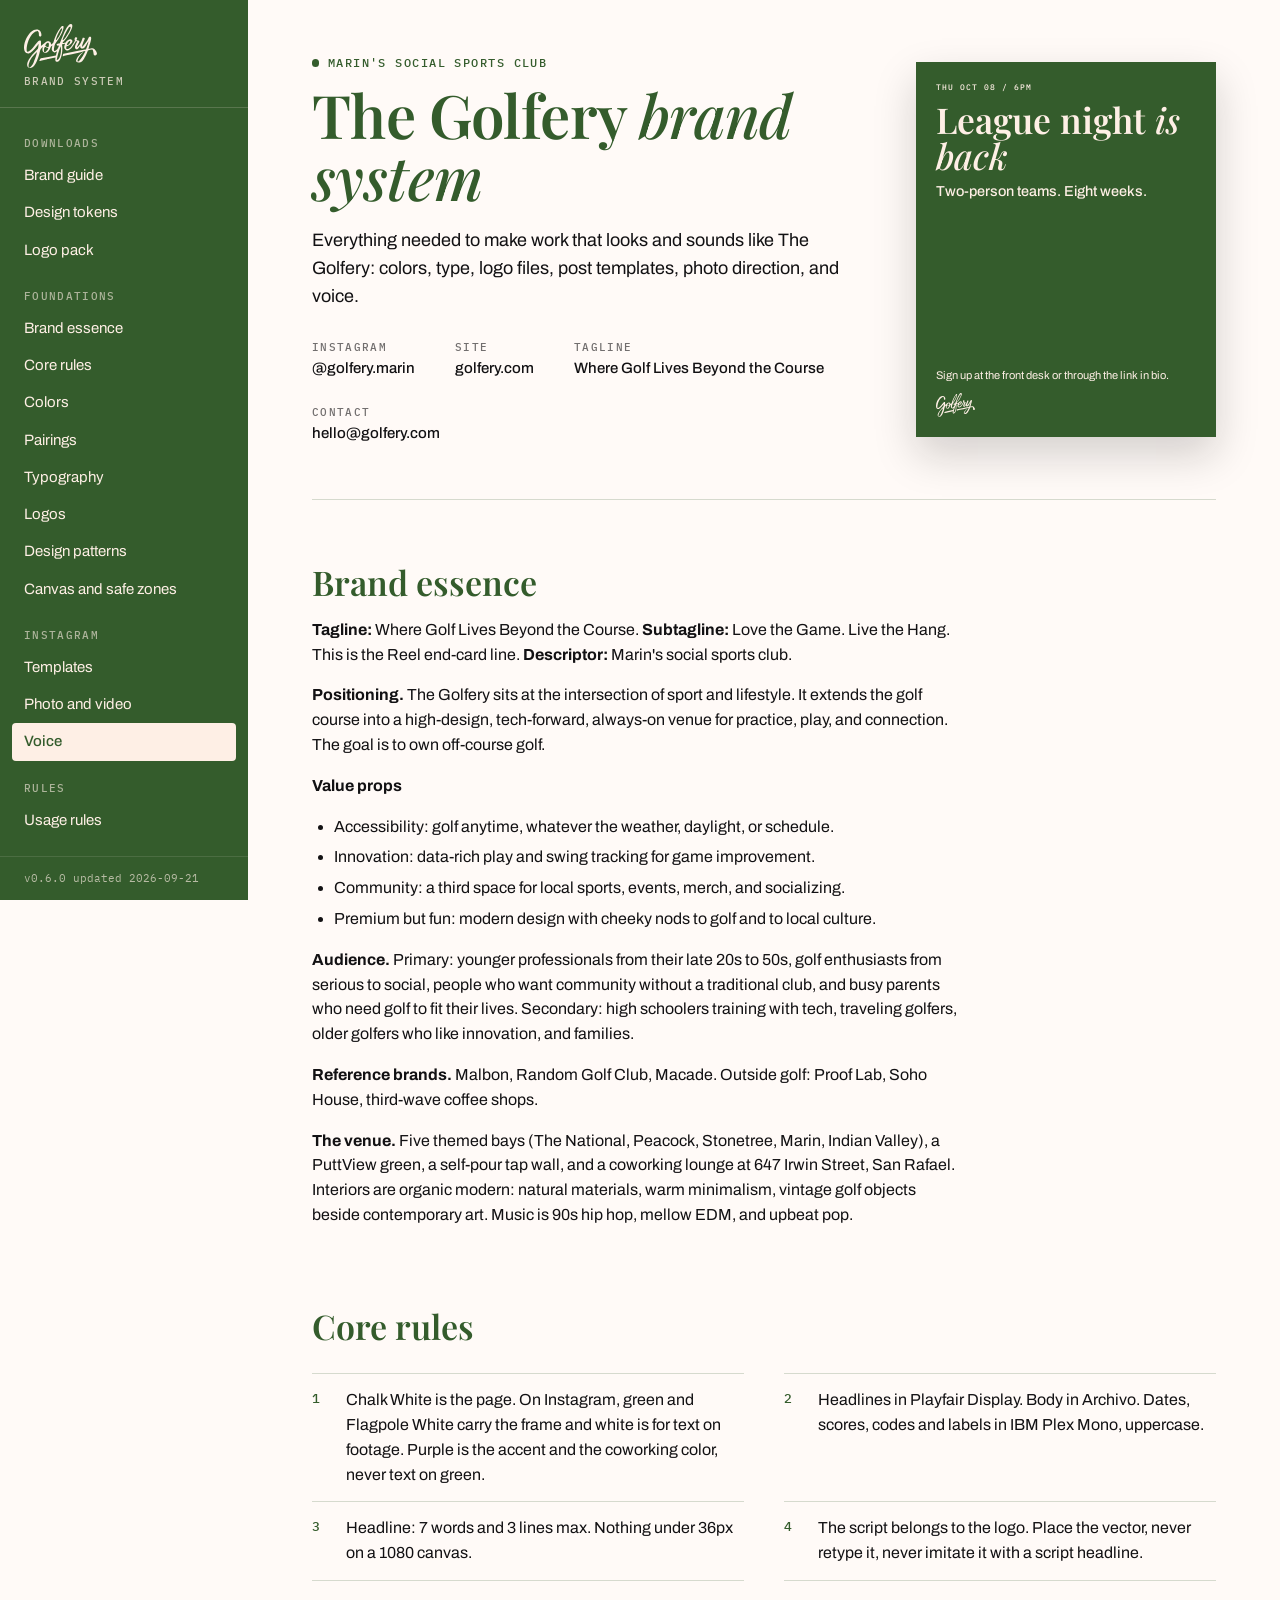
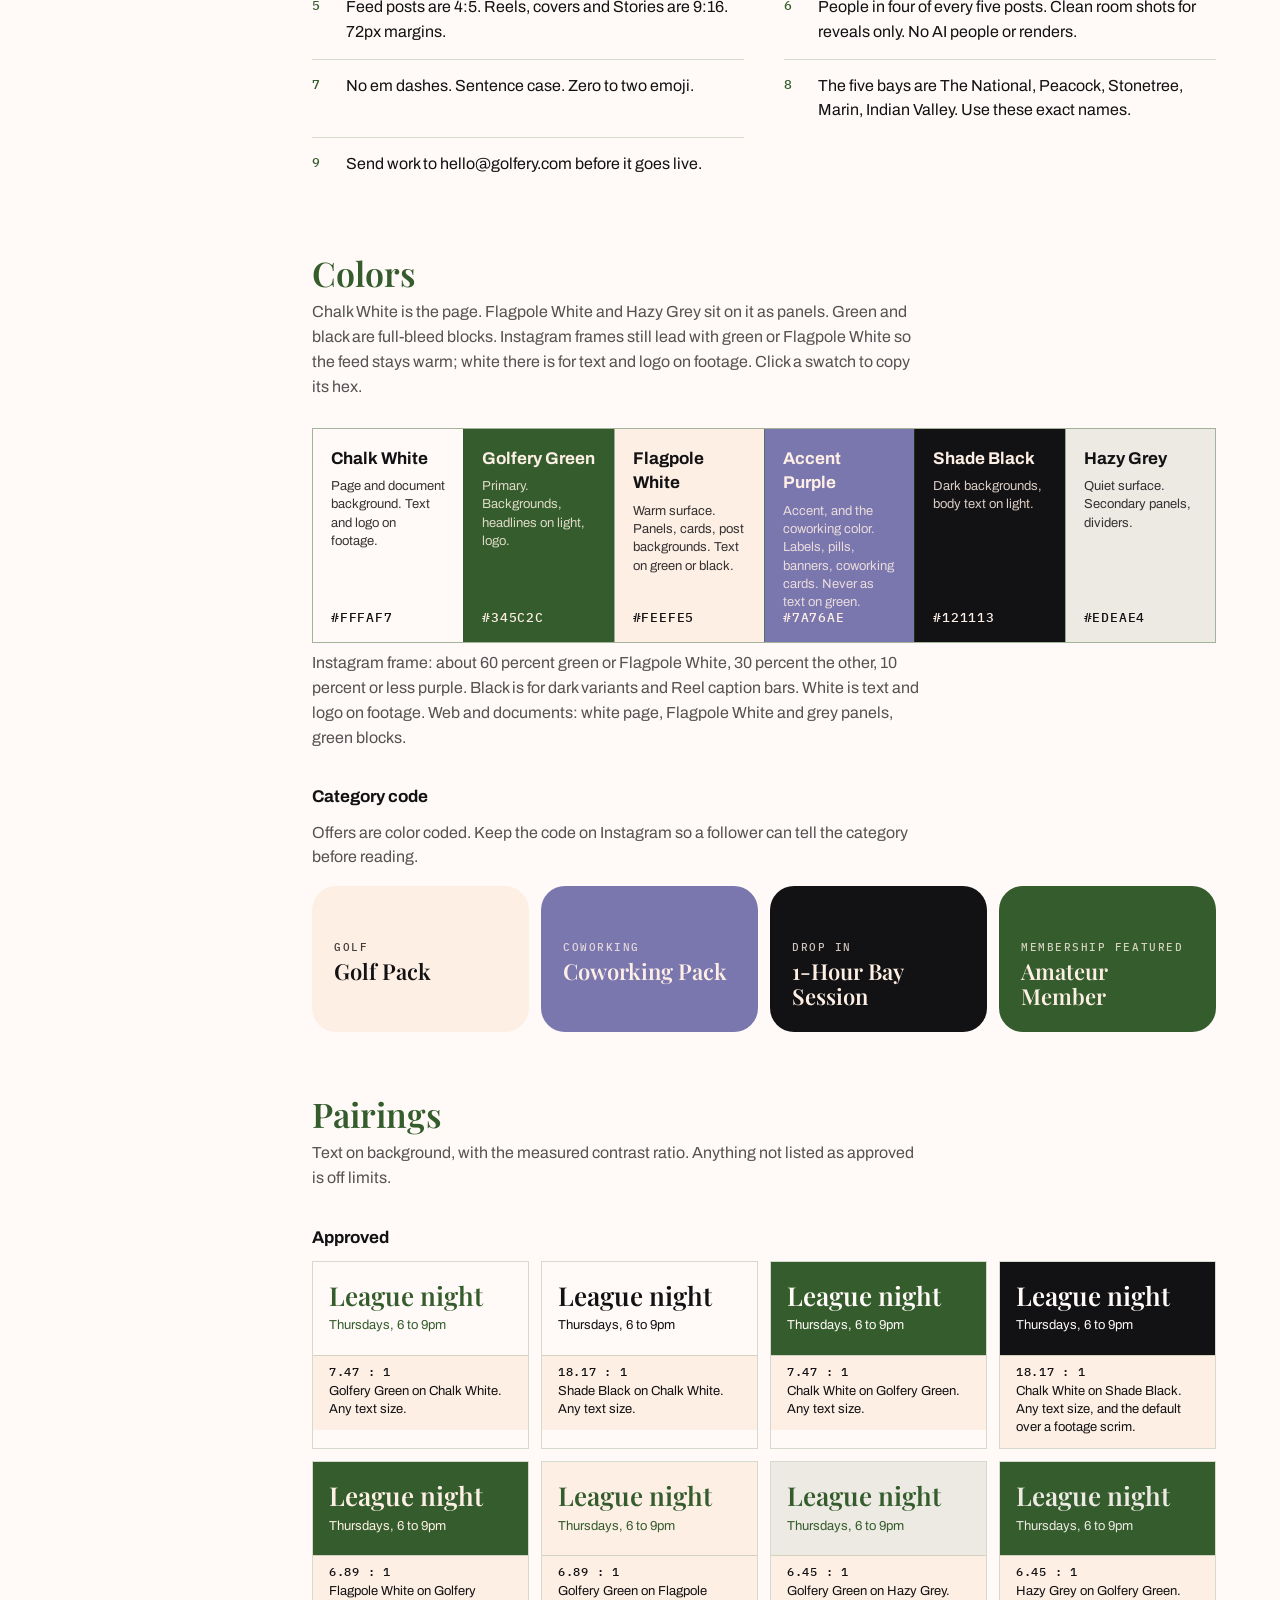
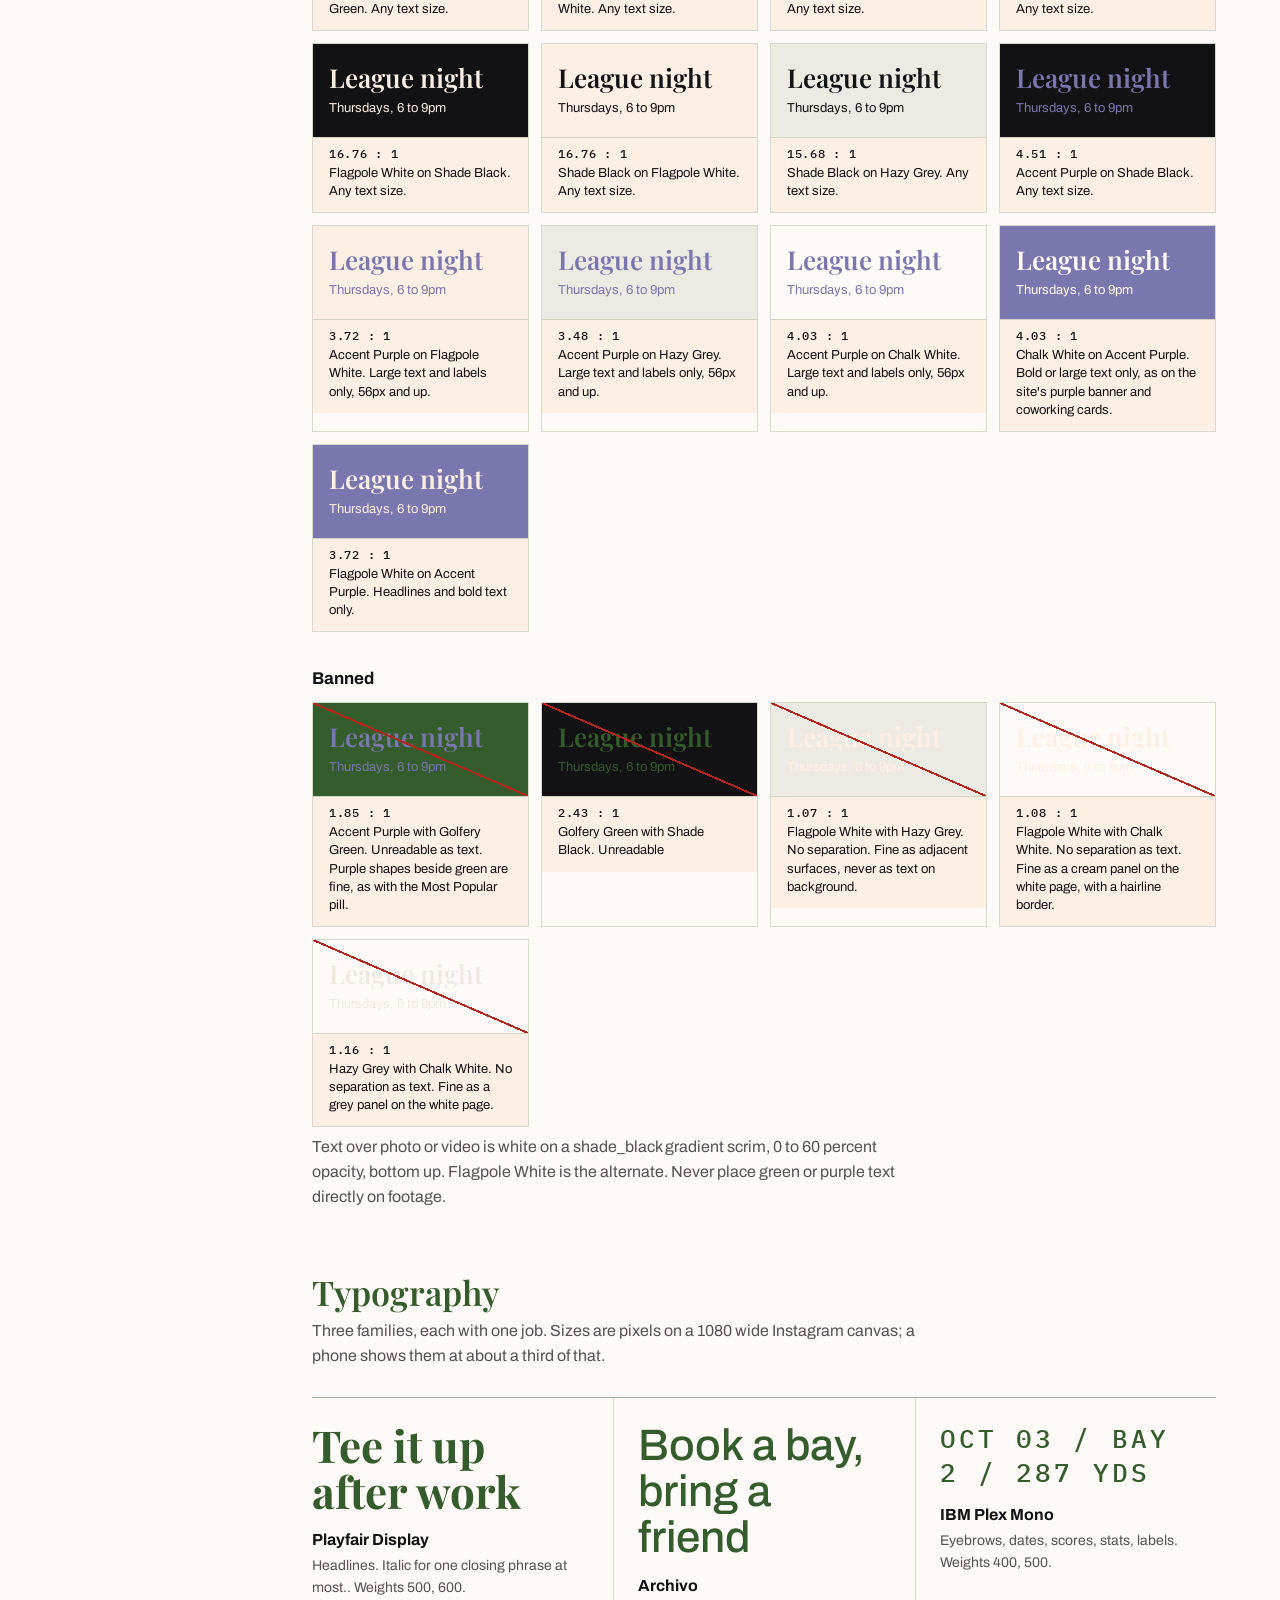
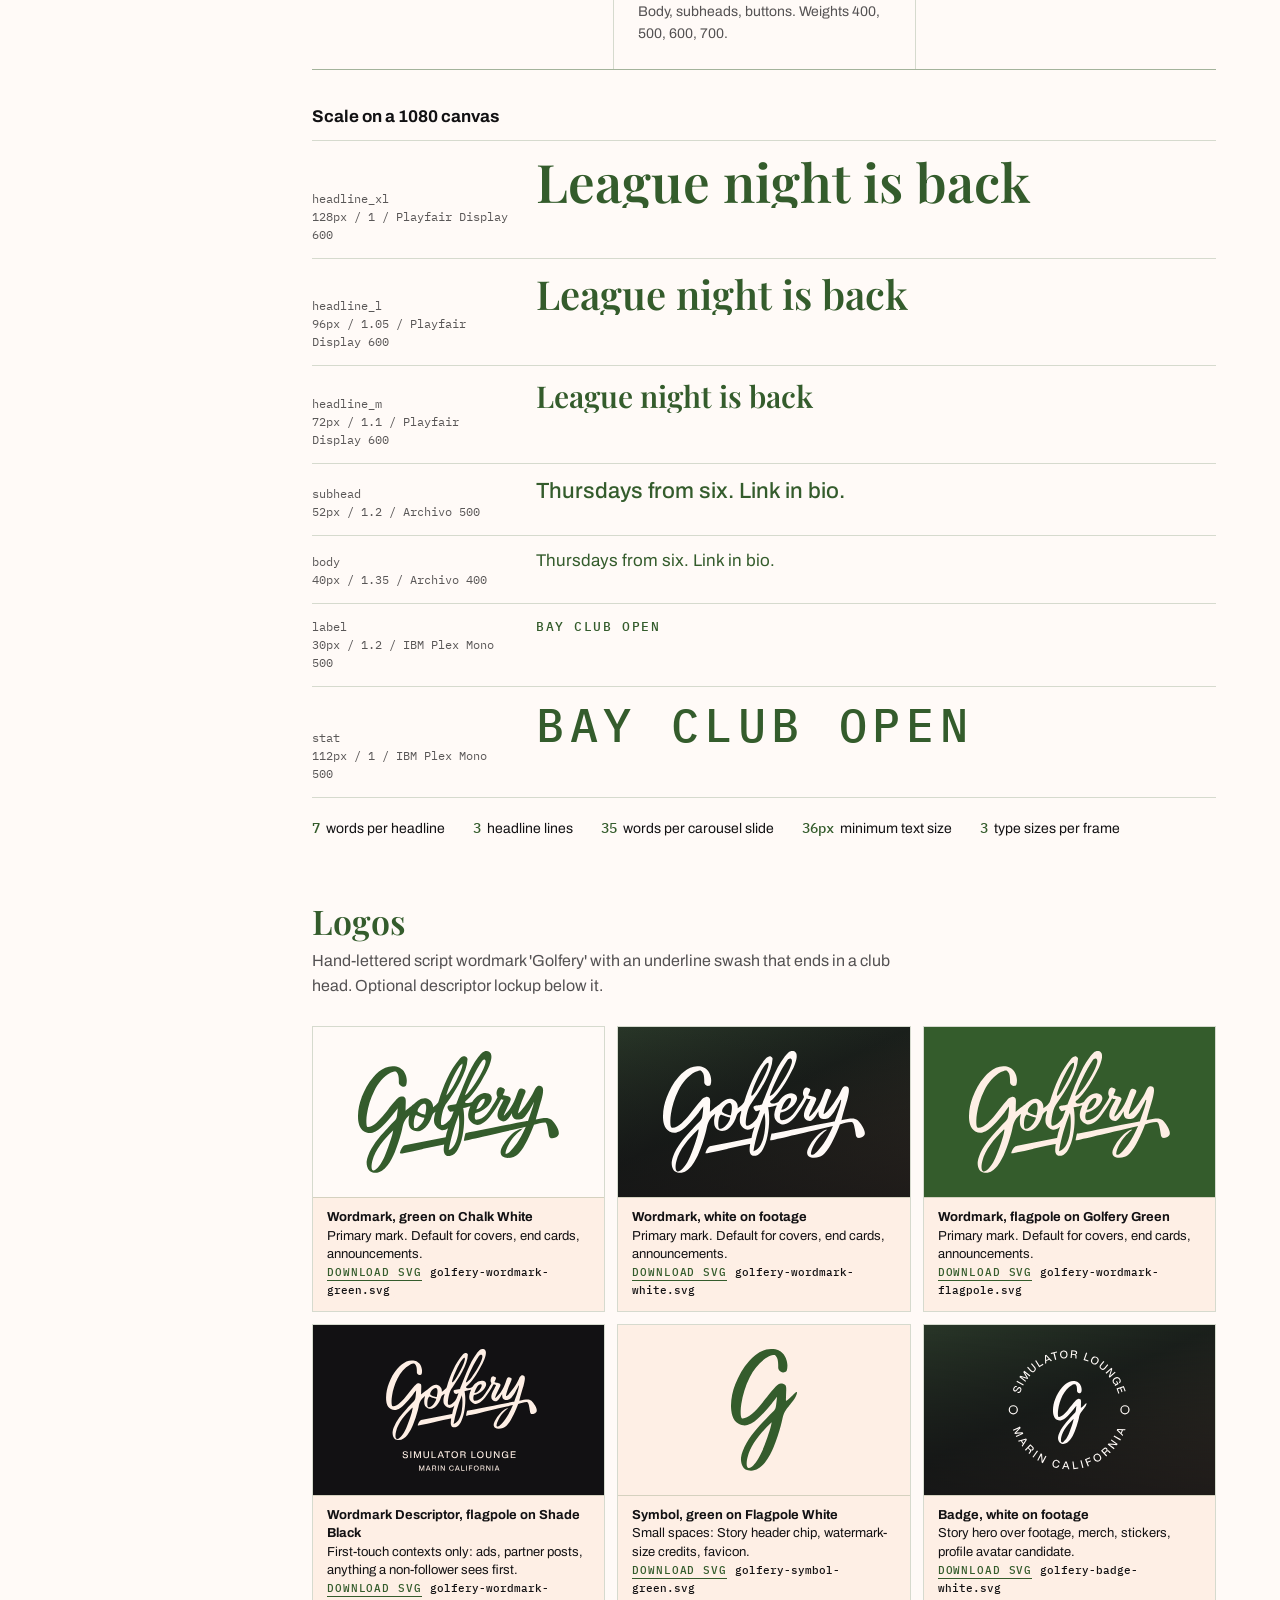
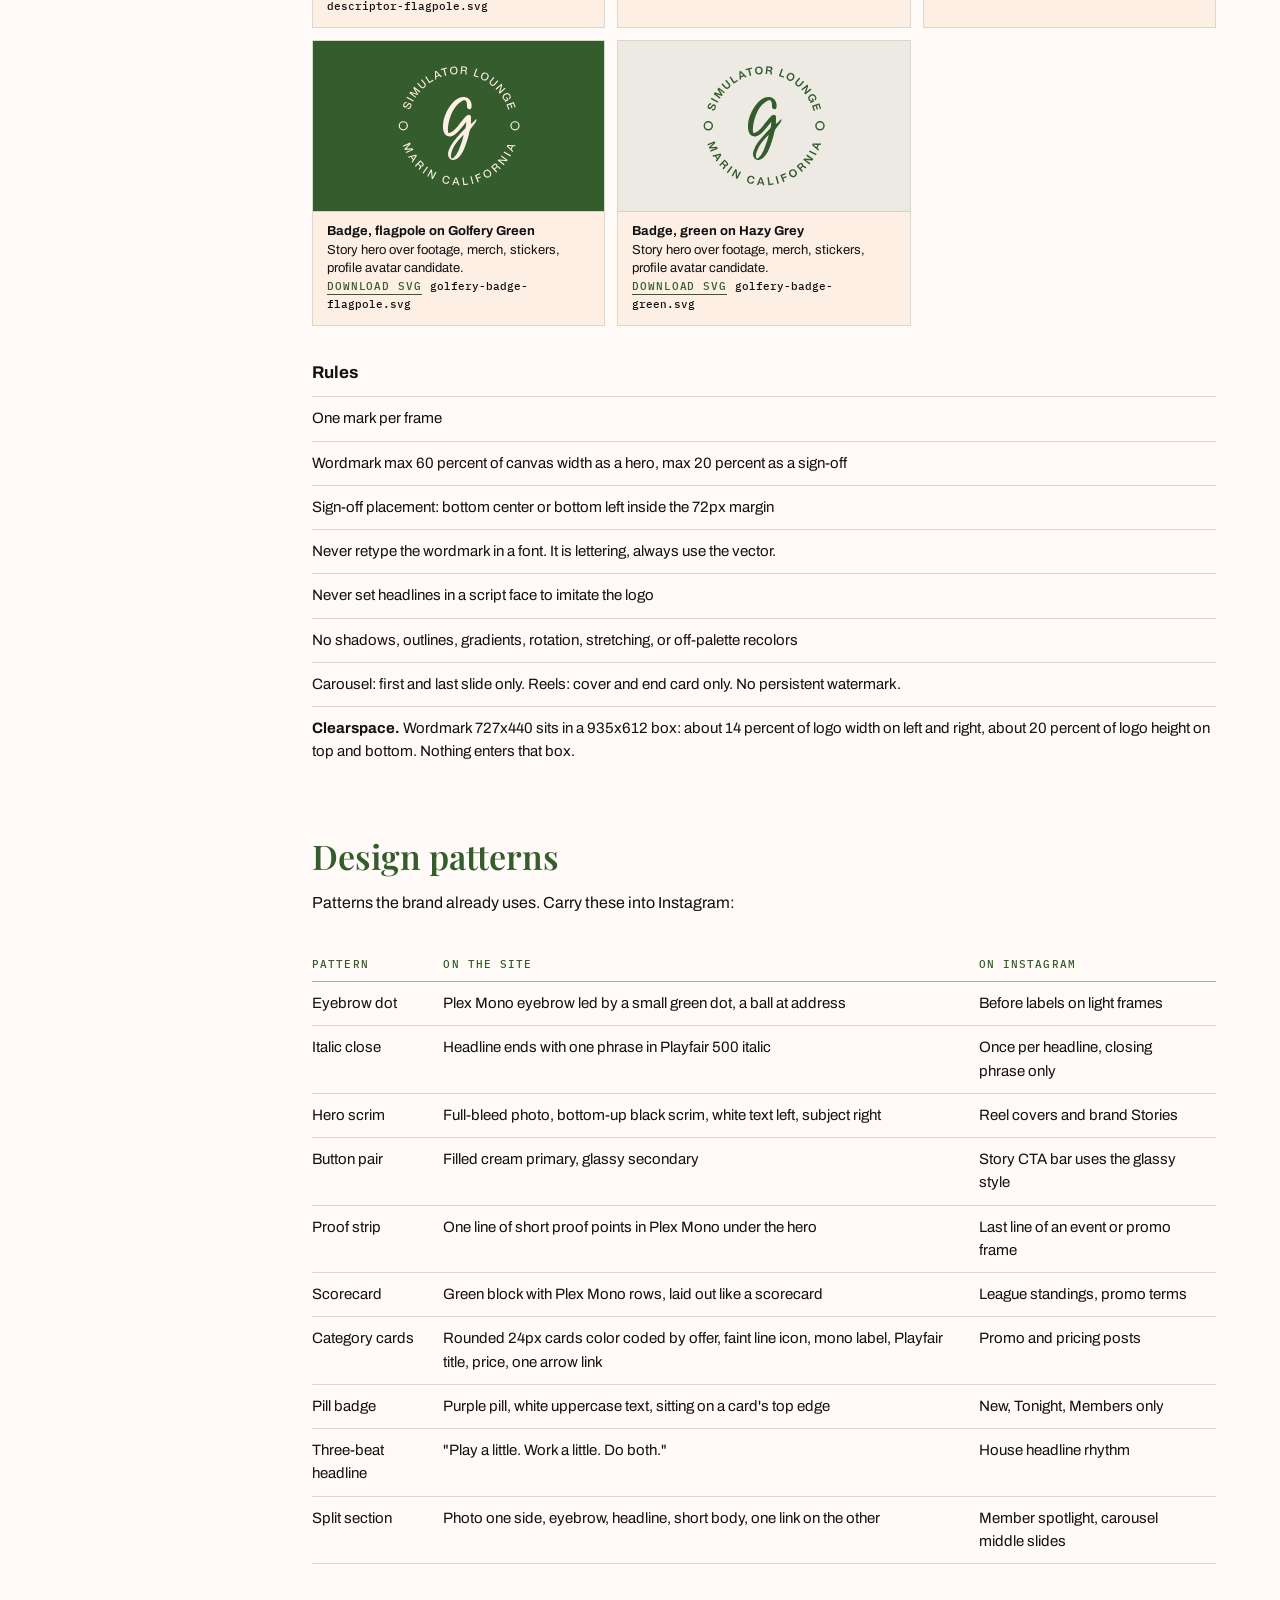
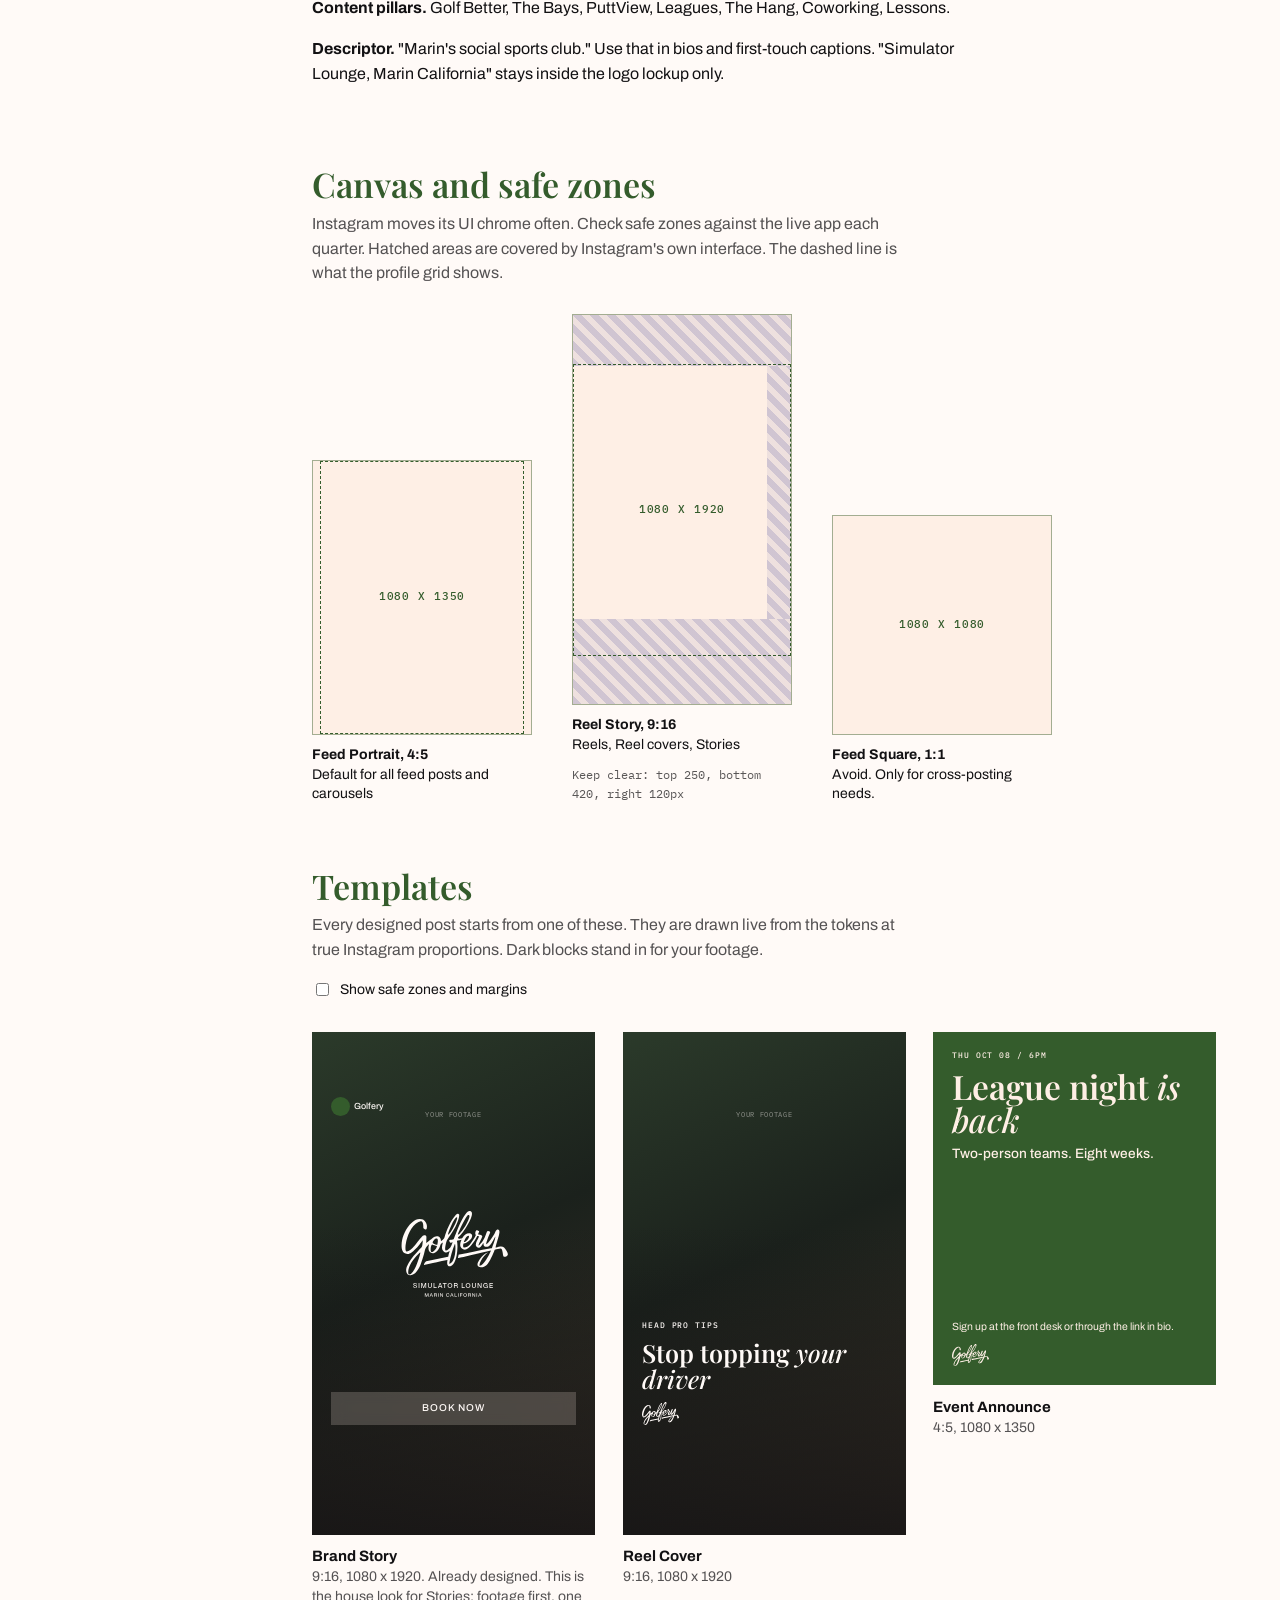
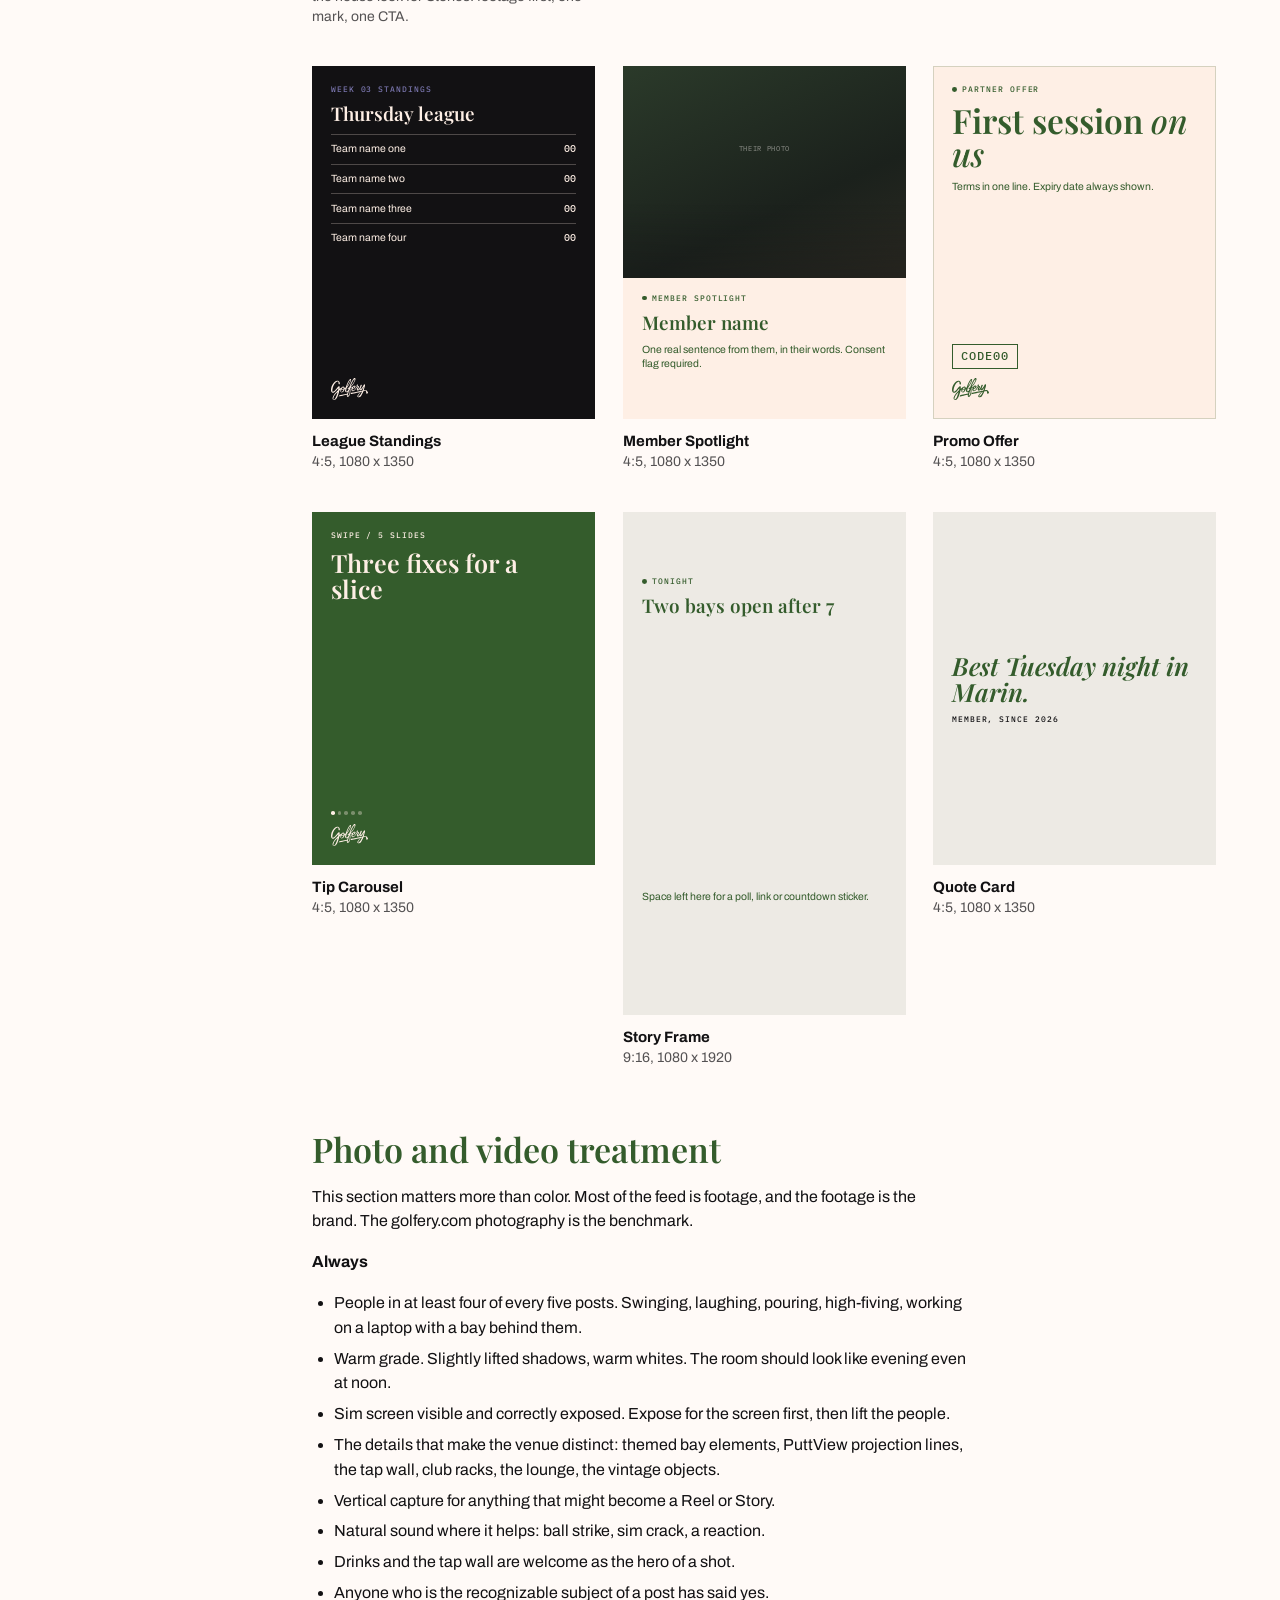
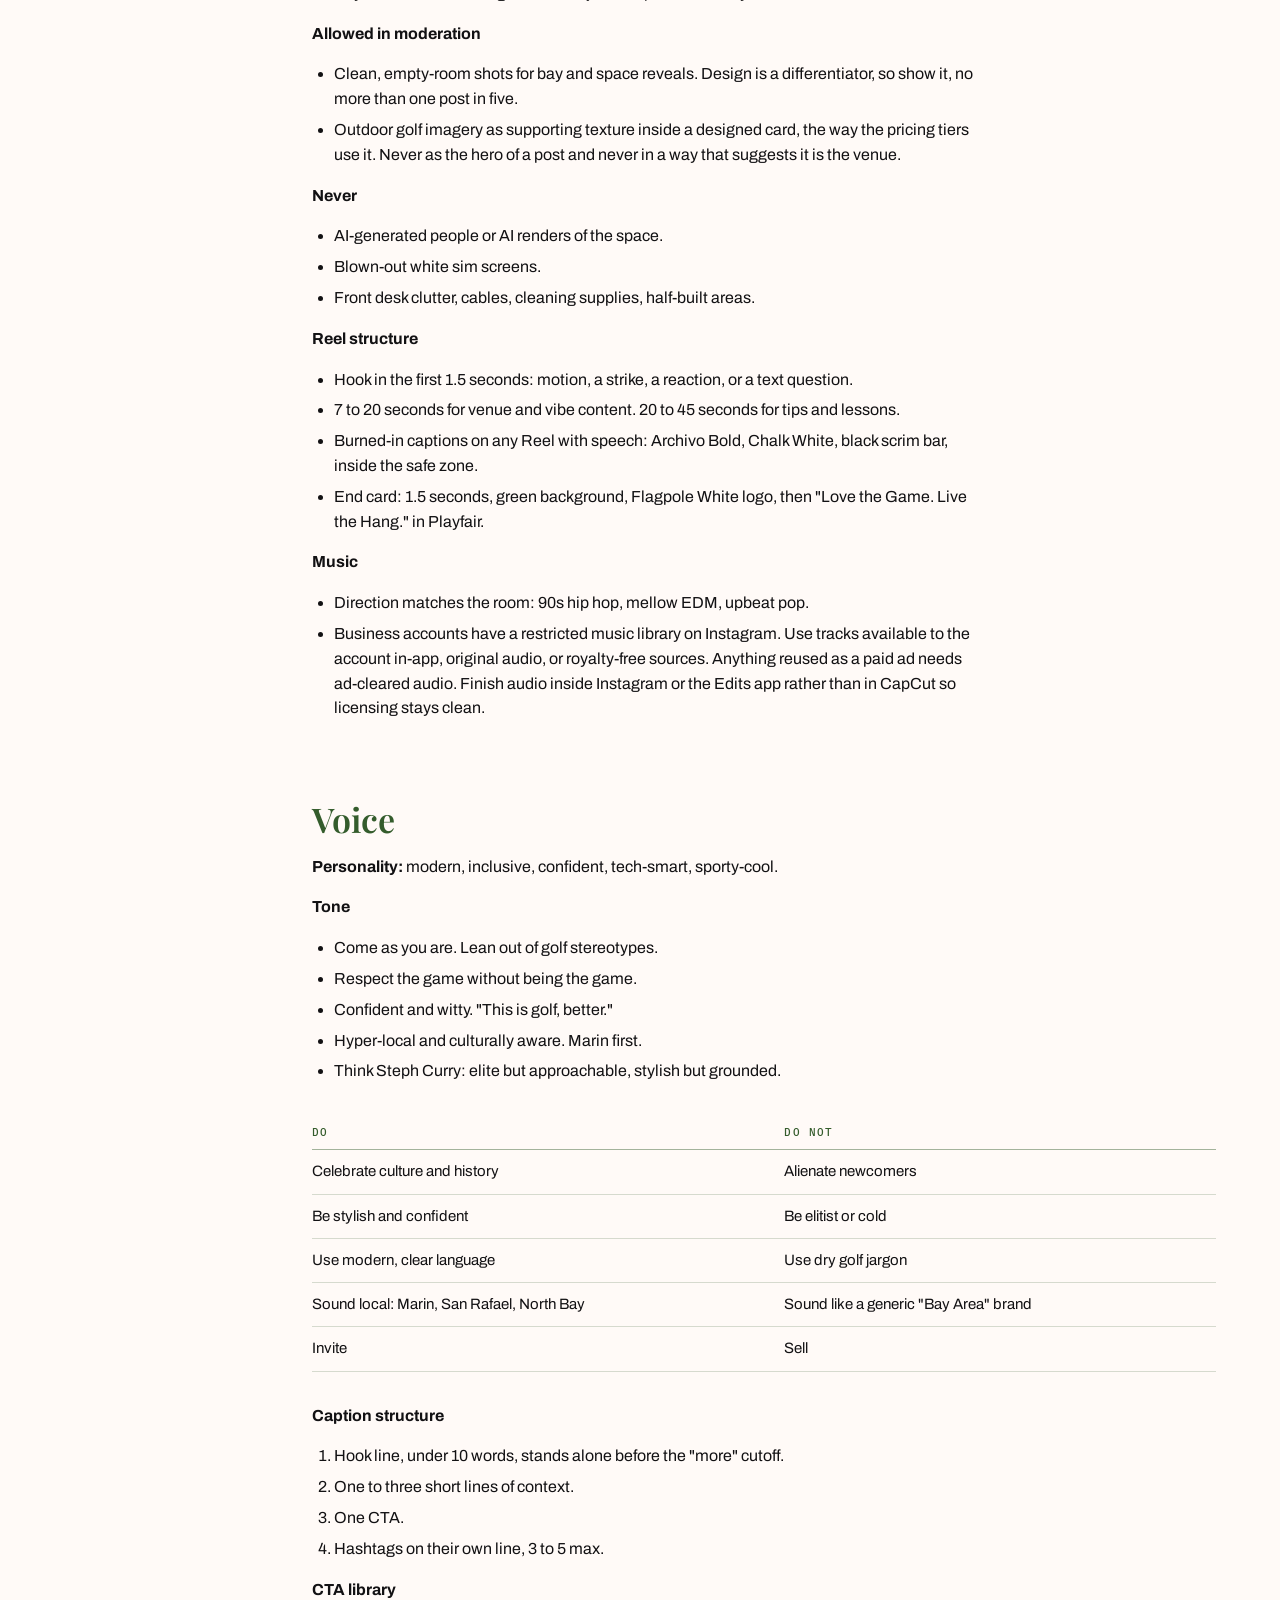
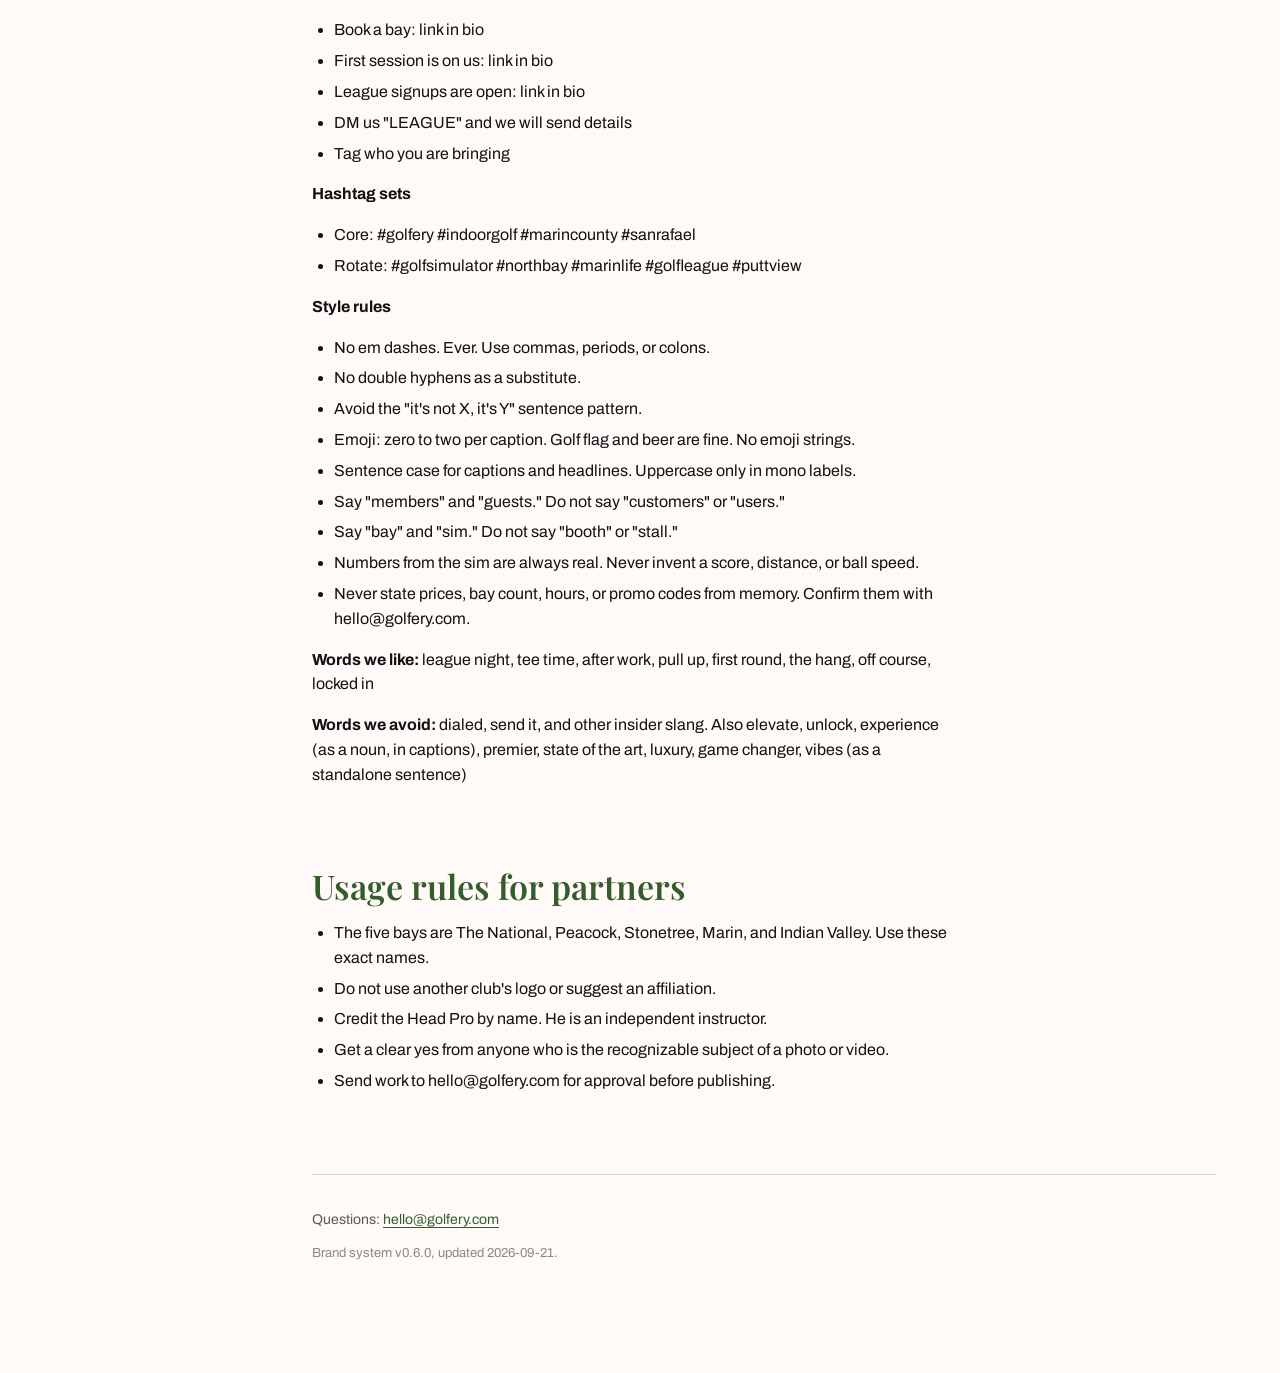
<file: index.html>
<!doctype html>
<html lang="en">
<head>
  <meta charset="utf-8">
  <meta name="viewport" content="width=device-width, initial-scale=1">
  <title>The Golfery Brand System</title>
  <meta name="description" content="Colors, type, logos, Instagram templates, photo direction and voice for The Golfery.">
  <meta name="robots" content="noindex">
  <link rel="preconnect" href="https://fonts.googleapis.com">
  <link rel="preconnect" href="https://fonts.gstatic.com" crossorigin>
  <link href="https://fonts.googleapis.com/css2?family=Archivo:wght@400;500;600;700&family=IBM+Plex+Mono:wght@400;500&family=Playfair+Display:ital,wght@0,500;0,600;1,500&display=swap" rel="stylesheet">
  <link rel="icon" type="image/png" href="assets/favicon.png">
  <link rel="apple-touch-icon" href="assets/apple-touch-icon.png">
  <link rel="stylesheet" href="site/site.css">
</head>
<body>
<div class="app">

  <nav class="nav" id="nav" aria-label="Contents">
    <a class="nav__brand" href="#top">
      <span class="nav__logo" id="nav-logo"></span>
      <span class="nav__sub">Brand system</span>
    </a>
    <div class="nav__scroll">
      <p class="nav__group">Downloads</p>
      <a class="nav__item" href="docs/brand-system.md" target="_blank" rel="noopener">Brand guide</a>
      <a class="nav__item" href="tokens/brand-tokens.json" target="_blank" rel="noopener">Design tokens</a>
      <a class="nav__item" href="assets/golfery-logos.zip" download>Logo pack</a>

      <p class="nav__group">Foundations</p>
      <a class="nav__item" href="#essence">Brand essence</a>
      <a class="nav__item" href="#rules">Core rules</a>
      <a class="nav__item" href="#colors">Colors</a>
      <a class="nav__item" href="#pairings">Pairings</a>
      <a class="nav__item" href="#typography">Typography</a>
      <a class="nav__item" href="#logos">Logos</a>
      <a class="nav__item" href="#patterns">Design patterns</a>
      <a class="nav__item" href="#layout">Canvas and safe zones</a>

      <p class="nav__group">Instagram</p>
      <a class="nav__item" href="#templates">Templates</a>
      <a class="nav__item" href="#photo">Photo and video</a>
      <a class="nav__item" href="#voice">Voice</a>

      <p class="nav__group">Rules</p>
      <a class="nav__item" href="#legal">Usage rules</a>
    </div>
    <p class="nav__foot" id="nav-version"></p>
  </nav>

  <button class="nav-toggle" type="button" aria-controls="nav" aria-expanded="false" id="nav-toggle">Contents</button>

  <main class="main" id="top">

    <header class="hero">
      <div class="hero__text">
        <p class="eyebrow eyebrow--dot" id="hero-eyebrow">Marin's social sports club</p>
        <h1>The Golfery <em>brand system</em></h1>
        <p class="hero__lede">Everything needed to make work that looks and sounds like The Golfery: colors, type, logo files, post templates, photo direction, and voice.</p>
        <dl class="hero__facts" id="hero-facts"></dl>
      </div>
      <div class="hero__frame" id="hero-frame" aria-label="Example event announcement post"></div>
    </header>

    <section class="section md" id="essence"></section>

    <section class="section" id="rules">
      <h2>Core rules</h2>
      <ol class="rules" id="rules-list"></ol>
    </section>

    <section class="section" id="colors">
      <div class="section__head">
        <h2>Colors</h2>
        <p class="note" id="color-note"></p>
      </div>
      <div class="swatches" id="swatches"></div>
      <p class="note" id="color-ratio"></p>
    </section>

    <section class="section" id="pairings">
      <div class="section__head">
        <h2>Pairings</h2>
        <p class="note">Text on background, with the measured contrast ratio. Anything not listed as approved is off limits.</p>
      </div>
      <h3>Approved</h3>
      <div class="pairs" id="pairs-ok"></div>
      <h3>Banned</h3>
      <div class="pairs" id="pairs-no"></div>
      <p class="note" id="on-photo"></p>
    </section>

    <section class="section" id="typography">
      <div class="section__head">
        <h2>Typography</h2>
        <p class="note">Three families, each with one job. Sizes are pixels on a 1080 wide Instagram canvas; a phone shows them at about a third of that.</p>
      </div>
      <div class="families" id="families"></div>
      <h3>Scale on a 1080 canvas</h3>
      <div class="scale" id="type-scale"></div>
      <ul class="limits" id="type-limits"></ul>
    </section>

    <section class="section" id="logos">
      <div class="section__head">
        <h2>Logos</h2>
        <p class="note" id="logo-desc"></p>
      </div>
      <div class="logo-grid" id="logo-grid"></div>
      <div>
        <h3>Rules</h3>
        <ul class="plain" id="logo-rules"></ul>
      </div>
    </section>

    <section class="section md" id="patterns"></section>

    <section class="section" id="layout">
      <div class="section__head">
        <h2>Canvas and safe zones</h2>
        <p class="note" id="layout-note"></p>
      </div>
      <div class="canvases" id="canvases"></div>
    </section>

    <section class="section" id="templates">
      <div class="section__head">
        <h2>Templates</h2>
        <p class="note">Every designed post starts from one of these. They are drawn live from the tokens at true Instagram proportions. Dark blocks stand in for your footage.</p>
        <label class="switch"><input type="checkbox" id="toggle-safe"> Show safe zones and margins</label>
      </div>
      <div class="templates" id="template-grid"></div>
    </section>

    <section class="section md" id="photo"></section>
    <section class="section md" id="voice"></section>
    <section class="section md" id="legal"></section>

    <footer class="foot">
      <p>Questions: <a href="mailto:hello@golfery.com">hello@golfery.com</a></p>
      <p class="foot__version" id="foot-version"></p>
    </footer>
  </main>
</div>

<div class="toast" id="toast" role="status" hidden></div>

<script src="site/config.js"></script>
<script src="site/md.js"></script>
<script src="site/app.js"></script>
</body>
</html>
</file>
<file: site/site.css>
/* Golfery brand site. Page chrome only. Brand values are injected from tokens/brand-tokens.json by app.js */
:root {
  --white: #FFFAF7;
  --green: #345C2C;
  --cream: #FEEFE5;
  --purple: #7A76AE;
  --black: #121113;
  --grey: #EDEAE4;
  --rule: rgb(52 92 44 / 0.2);
  --rule-strong: rgb(52 92 44 / 0.45);
  --display: "Playfair Display", Georgia, serif;
  --body: "Archivo", Helvetica, Arial, sans-serif;
  --mono: "IBM Plex Mono", Menlo, monospace;
  --nav-w: 248px;
}

* { box-sizing: border-box; }
[hidden] { display: none !important; }
html { scroll-behavior: smooth; scroll-padding-top: 24px; }
@media (prefers-reduced-motion: reduce) { html { scroll-behavior: auto; } }

body {
  margin: 0;
  background: var(--white);
  color: var(--black);
  font: 400 16px/1.55 var(--body);
  -webkit-font-smoothing: antialiased;
}

a { color: var(--green); text-underline-offset: 3px; }
a:focus-visible, button:focus-visible, input:focus-visible { outline: 2px solid var(--purple); outline-offset: 2px; }
code { font: 500 0.86em var(--mono); background: var(--cream); padding: 1px 5px; border-radius: 3px; }

h1, h2 { font-family: var(--display); font-weight: 600; color: var(--green); margin: 0; }
h1 em, h2 em, .ig__h em { font-style: italic; font-weight: 500; }
h1 { font-size: clamp(38px, 5vw, 60px); line-height: 1.02; letter-spacing: -0.01em; }
h2 { font-size: 34px; line-height: 1.1; }
h3 { font: 700 17px/1.3 var(--body); margin: 36px 0 12px; }

.eyebrow, .label {
  font: 500 12px/1.2 var(--mono);
  letter-spacing: 0.12em;
  text-transform: uppercase;
  color: var(--green);
  margin: 0 0 14px;
}
.eyebrow--dot::before, .ig__label--dot::before { content: ""; display: inline-block; width: 0.62em; height: 0.62em; border-radius: 50%; background: var(--green); margin-right: 0.7em; vertical-align: 0.04em; }
.note { color: rgb(18 17 19 / 0.72); max-width: 68ch; margin: 8px 0 0; }

/* Shell */
.app { display: grid; grid-template-columns: var(--nav-w) minmax(0, 1fr); min-height: 100vh; }

.nav {
  position: sticky; top: 0; height: 100vh;
  background: var(--green); color: var(--cream);
  display: flex; flex-direction: column;
  padding: 24px 0 0;
}
.nav__brand { display: block; padding: 0 24px 20px; color: inherit; text-decoration: none; border-bottom: 1px solid rgb(254 239 229 / 0.18); }
.nav__logo { display: block; height: 44px; }
.nav__logo img, .nav__logo .logo-mask { height: 100%; width: auto; display: block; }
.nav__logo-fallback { font: 700 18px/44px var(--body); letter-spacing: 0.01em; }
.nav__sub { display: block; font: 500 11px/1 var(--mono); letter-spacing: 0.12em; text-transform: uppercase; opacity: 0.75; margin-top: 8px; }
.nav__scroll { overflow-y: auto; padding: 8px 12px 24px; flex: 1; }
.nav__group { font: 500 11px/1 var(--mono); letter-spacing: 0.12em; text-transform: uppercase; opacity: 0.6; margin: 22px 12px 8px; }
.nav__item { display: block; padding: 7px 12px; border-radius: 4px; color: inherit; text-decoration: none; font-size: 15px; }
.nav__item:hover { background: rgb(254 239 229 / 0.1); }
.nav__item.is-active { background: var(--cream); color: var(--green); font-weight: 500; }
.nav__foot { margin: 0; padding: 14px 24px; font: 400 11px/1.4 var(--mono); opacity: 0.65; border-top: 1px solid rgb(254 239 229 / 0.18); }

.nav-toggle { display: none; }

.main { padding: 56px clamp(24px, 5vw, 72px) 96px; max-width: 1240px; width: 100%; }

/* Hero */
.hero { display: grid; grid-template-columns: minmax(0, 1fr) minmax(220px, 300px); gap: clamp(32px, 5vw, 72px); align-items: center; padding-bottom: 56px; border-bottom: 1px solid var(--rule); }
.hero__lede { font-size: 18px; line-height: 1.55; max-width: 60ch; margin: 20px 0 0; }
.hero__facts { display: flex; flex-wrap: wrap; gap: 28px 40px; margin: 32px 0 0; }
.hero__facts div { min-width: 0; }
.hero__facts dt { font: 500 11px/1 var(--mono); letter-spacing: 0.12em; text-transform: uppercase; color: rgb(18 17 19 / 0.6); }
.hero__facts dd { margin: 6px 0 0; font: 500 15px/1.3 var(--body); }
.hero__frame { box-shadow: 0 18px 40px rgb(18 17 19 / 0.18); }

.section { padding: 64px 0 0; }
.section__head { margin-bottom: 28px; }

/* Rules */
.rules { list-style: none; counter-reset: r; margin: 28px 0 0; padding: 0; display: grid; grid-template-columns: repeat(auto-fit, minmax(280px, 1fr)); gap: 0 40px; }
.rules li { counter-increment: r; display: grid; grid-template-columns: 34px 1fr; padding: 14px 0; border-top: 1px solid var(--rule); }
.rules li::before { content: counter(r); font: 500 13px/1.7 var(--mono); color: var(--green); }

/* Swatches */
.swatches { display: grid; grid-template-columns: repeat(6, minmax(0, 1fr)); border: 1px solid var(--rule-strong); }
.swatch { all: unset; cursor: pointer; display: flex; flex-direction: column; justify-content: space-between; min-height: 210px; padding: 18px; box-sizing: border-box; }
.swatch + .swatch { border-left: 1px solid var(--rule-strong); }
.swatch__name { font: 700 17px/1.2 var(--body); }
.swatch__role { font-size: 13px; line-height: 1.4; opacity: 0.85; margin-top: 6px; }
.swatch__hex { font: 500 13px/1 var(--mono); letter-spacing: 0.06em; }
.swatch:hover .swatch__hex { text-decoration: underline; }

.cats { display: grid; grid-template-columns: repeat(auto-fit, minmax(190px, 1fr)); gap: 12px; }
.cat { border-radius: 24px; padding: 56px 22px 22px; display: flex; flex-direction: column; gap: 6px; }
.cat__label { font: 500 11px/1 var(--mono); letter-spacing: 0.14em; text-transform: uppercase; opacity: 0.8; }
.cat__title { font: 600 22px/1.15 var(--display); }

/* Pairings */
.pairs { display: grid; grid-template-columns: repeat(auto-fill, minmax(210px, 1fr)); gap: 12px; }
.pair { border: 1px solid var(--rule); }
.pair__demo { padding: 20px 16px; font: 600 26px/1.1 var(--display); }
.pair__demo small { display: block; font: 400 13px/1.4 var(--body); margin-top: 6px; }
.pair__meta { padding: 10px 16px 12px; font-size: 13px; line-height: 1.4; background: var(--cream); border-top: 1px solid var(--rule); }
.pair__ratio { font: 500 12px/1 var(--mono); letter-spacing: 0.06em; display: block; margin-bottom: 4px; }
.pair--no .pair__demo { position: relative; }
.pair--no .pair__demo::after { content: ""; position: absolute; inset: 0; background: linear-gradient(to top right, transparent calc(50% - 1px), #b3261e calc(50% - 1px), #b3261e calc(50% + 1px), transparent calc(50% + 1px)); }

/* Type */
.families { display: grid; grid-template-columns: repeat(auto-fit, minmax(240px, 1fr)); border-top: 1px solid var(--rule-strong); border-bottom: 1px solid var(--rule-strong); }
.family { padding: 24px 24px 24px 0; }
.family + .family { padding-left: 24px; border-left: 1px solid var(--rule); }
.family__sample { font-size: 44px; line-height: 1.05; color: var(--green); margin: 0 0 14px; overflow-wrap: anywhere; }
.family__name { font-weight: 700; margin: 0; }
.family__role { font-size: 14px; margin: 2px 0 0; color: rgb(18 17 19 / 0.72); }
.scale { border-top: 1px solid var(--rule); }
.scale__row { display: grid; grid-template-columns: 200px minmax(0, 1fr); gap: 24px; align-items: baseline; padding: 14px 0; border-bottom: 1px solid var(--rule); }
.scale__meta { font: 400 12px/1.5 var(--mono); color: rgb(18 17 19 / 0.7); }
.scale__sample { white-space: nowrap; overflow: hidden; text-overflow: ellipsis; color: var(--green); }
.limits { margin: 20px 0 0; padding: 0; list-style: none; display: flex; flex-wrap: wrap; gap: 8px 28px; font-size: 14px; }
.limits b { font: 500 14px var(--mono); color: var(--green); margin-right: 6px; }

/* Logos */
.logo-grid { display: grid; grid-template-columns: repeat(auto-fill, minmax(240px, 1fr)); gap: 12px; }
.logo-tile { border: 1px solid var(--rule); display: flex; flex-direction: column; }
.logo-tile__art { height: 170px; display: grid; place-items: center; padding: 24px; }
.logo-tile__art img, .logo-tile__art .logo-mask { max-width: 100%; max-height: 122px; }
.logo-tile__art img { width: auto; height: auto; }
.logo-mask { display: block; height: 100%; min-height: 24px; background: currentColor; }
.logo-tile__art--footage { background: linear-gradient(to top, rgb(18 17 19 / 0.7), rgb(18 17 19 / 0.1)), linear-gradient(155deg, #2b3a2a 0%, #1b211c 45%, #3d3328 100%) !important; color: #fff !important; }
.logo-tile__missing { font: 400 12px/1.5 var(--mono); text-align: center; opacity: 0.8; border: 1px dashed currentColor; padding: 14px 12px; width: 100%; overflow-wrap: anywhere; }
.logo-tile__meta { padding: 10px 14px 12px; font-size: 13px; line-height: 1.4; border-top: 1px solid var(--rule); background: var(--cream); flex: 1; }
.logo-tile__meta b { display: block; }
.logo-tile__dl { font: 500 11px/1 var(--mono); letter-spacing: 0.08em; text-transform: uppercase; color: var(--green); text-decoration: none; border-bottom: 1px solid currentColor; padding-bottom: 1px; }
.logo-tile__dl:hover { opacity: 0.7; }
.foot__version { font: 400 13px/1.5 var(--body); opacity: 0.7; margin-top: 4px; }
.plain { margin: 0; padding: 0; list-style: none; font-size: 15px; }
.plain li { padding: 10px 0; border-top: 1px solid var(--rule); }

/* Canvases */
.canvases { display: flex; flex-wrap: wrap; gap: 40px; align-items: flex-end; }
.canvas { width: 220px; }
.canvas__box { position: relative; background: var(--cream); border: 1px solid var(--rule-strong); }
.canvas__zone { position: absolute; background: repeating-linear-gradient(45deg, rgb(122 118 174 / 0.35) 0 6px, rgb(122 118 174 / 0.12) 6px 12px); }
.canvas__crop { position: absolute; border: 1.5px dashed var(--green); }
.canvas__tag { position: absolute; left: 50%; top: 50%; transform: translate(-50%, -50%); font: 500 11px/1.4 var(--mono); letter-spacing: 0.08em; text-transform: uppercase; color: var(--green); text-align: center; width: 80%; }
.canvas__cap { margin: 10px 0 0; font-size: 14px; line-height: 1.4; }
.canvas__cap b { display: block; }
.canvas__cap span { font: 400 12px var(--mono); color: rgb(18 17 19 / 0.7); }

/* Templates: everything inside .ig is sized in --u, where 1080 * --u = frame width */
.switch { display: inline-flex; gap: 8px; align-items: center; margin-top: 16px; font-size: 14px; cursor: pointer; }
.templates { display: grid; grid-template-columns: repeat(auto-fill, minmax(230px, 1fr)); gap: 40px 28px; align-items: start; }
.tpl__cap { margin: 12px 0 0; font-size: 14px; line-height: 1.4; }
.tpl__cap b { display: block; font-size: 15px; }
.tpl__cap span { color: rgb(18 17 19 / 0.72); }

.ig-wrap { container-type: inline-size; width: 100%; }
.ig { --u: calc(100cqw / 1080); position: relative; overflow: hidden; width: 100%; font-family: var(--body); display: flex; flex-direction: column; padding: calc(72 * var(--u)); }
.ig--45 { aspect-ratio: 1080 / 1350; }
.ig--916 { aspect-ratio: 1080 / 1920; }
.ig--green { background: var(--green); color: var(--cream); }
.ig--cream { background: var(--cream); color: var(--green); outline: 1px solid var(--rule); outline-offset: -1px; }
.ig--grey { background: var(--grey); color: var(--black); }
.ig--black { background: var(--black); color: var(--cream); }
.ig--footage { color: var(--white); background: linear-gradient(to top, rgb(18 17 19 / 0.78), rgb(18 17 19 / 0) 62%), linear-gradient(155deg, #2b3a2a 0%, #1b211c 45%, #3d3328 100%); }
.ig__stand-in { position: absolute; top: calc(300 * var(--u)); left: 0; right: 0; text-align: center; font: 400 calc(26 * var(--u))/1.3 var(--mono); letter-spacing: 0.1em; text-transform: uppercase; opacity: 0.5; }
.ig__label { font: 500 calc(30 * var(--u))/1.2 var(--mono); letter-spacing: 0.12em; text-transform: uppercase; margin: 0; }
.ig__label--purple { color: var(--purple); }
.ig__h { font-family: var(--display); font-weight: 600; margin: 0; }
.ig__h--xl { font-size: calc(128 * var(--u)); line-height: 1.0; }
.ig__h--l { font-size: calc(96 * var(--u)); line-height: 1.05; }
.ig__h--m { font-size: calc(72 * var(--u)); line-height: 1.1; }
.ig__sub { font: 500 calc(52 * var(--u))/1.2 var(--body); margin: 0; }
.ig__body { font: 400 calc(40 * var(--u))/1.35 var(--body); margin: 0; }
.ig__stat { font: 500 calc(40 * var(--u))/1 var(--mono); }
.ig__gap { height: calc(36 * var(--u)); flex: none; }
.ig__push { flex: 1; }
.ig__logo { height: calc(86 * var(--u)); display: flex; align-items: flex-end; }
.ig__logo img, .ig__logo .logo-mask { height: 100%; width: auto; }
.ig__logo-missing { font: 400 calc(24 * var(--u))/1.3 var(--mono); letter-spacing: 0.08em; text-transform: uppercase; border: calc(2 * var(--u)) dashed currentColor; padding: calc(14 * var(--u)) calc(20 * var(--u)); opacity: 0.75; }
.ig__hero-mark { align-self: center; margin: auto 0; text-align: center; }
.ig__hero-mark .ig__logo { height: calc(330 * var(--u)); justify-content: center; }
.ig__cta { align-self: stretch; text-align: center; font: 500 calc(38 * var(--u))/1 var(--body); letter-spacing: 0.08em; text-transform: uppercase; padding: calc(44 * var(--u)) 0; background: rgb(254 239 229 / 0.2); backdrop-filter: blur(6px); }
.ig__chip { display: flex; align-items: center; gap: calc(18 * var(--u)); font: 500 calc(34 * var(--u))/1 var(--body); }
.ig__chip i { width: calc(72 * var(--u)); height: calc(72 * var(--u)); border-radius: 50%; background: var(--green); display: block; }
.ig__rows { display: grid; gap: 0; margin: 0; padding: 0; list-style: none; }
.ig__rows li { display: flex; justify-content: space-between; align-items: baseline; padding: calc(24 * var(--u)) 0; border-top: calc(2 * var(--u)) solid rgb(254 239 229 / 0.25); font-size: calc(40 * var(--u)); }
.ig__panel { position: absolute; left: 0; right: 0; bottom: 0; height: 40%; background: var(--cream); color: var(--green); padding: calc(60 * var(--u)) calc(72 * var(--u)); display: flex; flex-direction: column; }
.ig__code { align-self: flex-start; font: 500 calc(44 * var(--u))/1 var(--mono); letter-spacing: 0.1em; border: calc(3 * var(--u)) solid currentColor; padding: calc(22 * var(--u)) calc(30 * var(--u)); }
.ig__dots { display: flex; gap: calc(12 * var(--u)); }
.ig__dots i { width: calc(14 * var(--u)); height: calc(14 * var(--u)); border-radius: 50%; background: currentColor; opacity: 0.35; }
.ig__dots i:first-child { opacity: 1; }

.ig__overlay { position: absolute; inset: 0; pointer-events: none; display: none; }
.show-safe .ig__overlay { display: block; }
.ig__margin { position: absolute; inset: calc(72 * var(--u)); border: calc(2 * var(--u)) dashed var(--purple); }
.ig__unsafe { position: absolute; left: 0; right: 0; background: repeating-linear-gradient(45deg, rgb(122 118 174 / 0.55) 0 calc(14 * var(--u)), rgb(122 118 174 / 0.25) calc(14 * var(--u)) calc(28 * var(--u))); }

/* Rendered markdown */
.md p, .md li { max-width: 72ch; }
.md ul, .md ol { padding-left: 22px; }
.md li { margin: 6px 0; }
.md table { border-collapse: collapse; width: 100%; margin: 16px 0; font-size: 15px; }
.md th { text-align: left; font: 500 11px/1.2 var(--mono); letter-spacing: 0.1em; text-transform: uppercase; color: var(--green); padding: 10px 16px 10px 0; border-bottom: 1px solid var(--rule-strong); }
.md td { padding: 10px 16px 10px 0; border-bottom: 1px solid var(--rule); vertical-align: top; }
.md .table-wrap { overflow-x: auto; }
.md hr { display: none; }

.foot { margin-top: 80px; padding-top: 20px; border-top: 1px solid var(--rule); font-size: 14px; color: rgb(18 17 19 / 0.7); }

.ig--white { background: var(--white); color: var(--green); outline: 1px solid var(--rule); outline-offset: -1px; }
.toast { position: fixed; left: 50%; bottom: 28px; transform: translateX(-50%); background: var(--black); color: var(--cream); font: 500 13px/1 var(--mono); letter-spacing: 0.06em; padding: 12px 16px; border-radius: 4px; z-index: 10; }

.load-error { border: 1px solid #8a5a00; color: #5c3c00; background: #fff6e0; padding: 16px 18px; margin: 0 0 32px; font-size: 15px; }

/* Small screens */
@media (max-width: 860px) {
  .app { display: block; }
  .nav { position: fixed; inset: 0 auto 0 0; width: min(86vw, 300px); transform: translateX(-100%); transition: transform 180ms ease; z-index: 20; }
  .nav.is-open { transform: none; }
  .nav-toggle { display: inline-block; position: sticky; top: 12px; margin: 12px 0 0 24px; z-index: 15; font: 500 12px/1 var(--mono); letter-spacing: 0.1em; text-transform: uppercase; background: var(--green); color: var(--cream); border: 0; padding: 12px 14px; border-radius: 4px; cursor: pointer; }
  .main { padding-top: 28px; }
  .hero { grid-template-columns: 1fr; }
  .hero__frame { max-width: 300px; }
  .swatches { grid-template-columns: 1fr 1fr; }
  .swatch { min-height: 150px; }
  .swatch + .swatch { border-left: 0; }
  .swatch:nth-child(even) { border-left: 1px solid var(--rule-strong); }
  .swatch:nth-child(n+3) { border-top: 1px solid var(--rule-strong); }
  .scale__row { grid-template-columns: 1fr; gap: 4px; }
  .family + .family { padding-left: 0; border-left: 0; border-top: 1px solid var(--rule); }
}
@media (prefers-reduced-motion: reduce) { .nav { transition: none; } }
</file>
